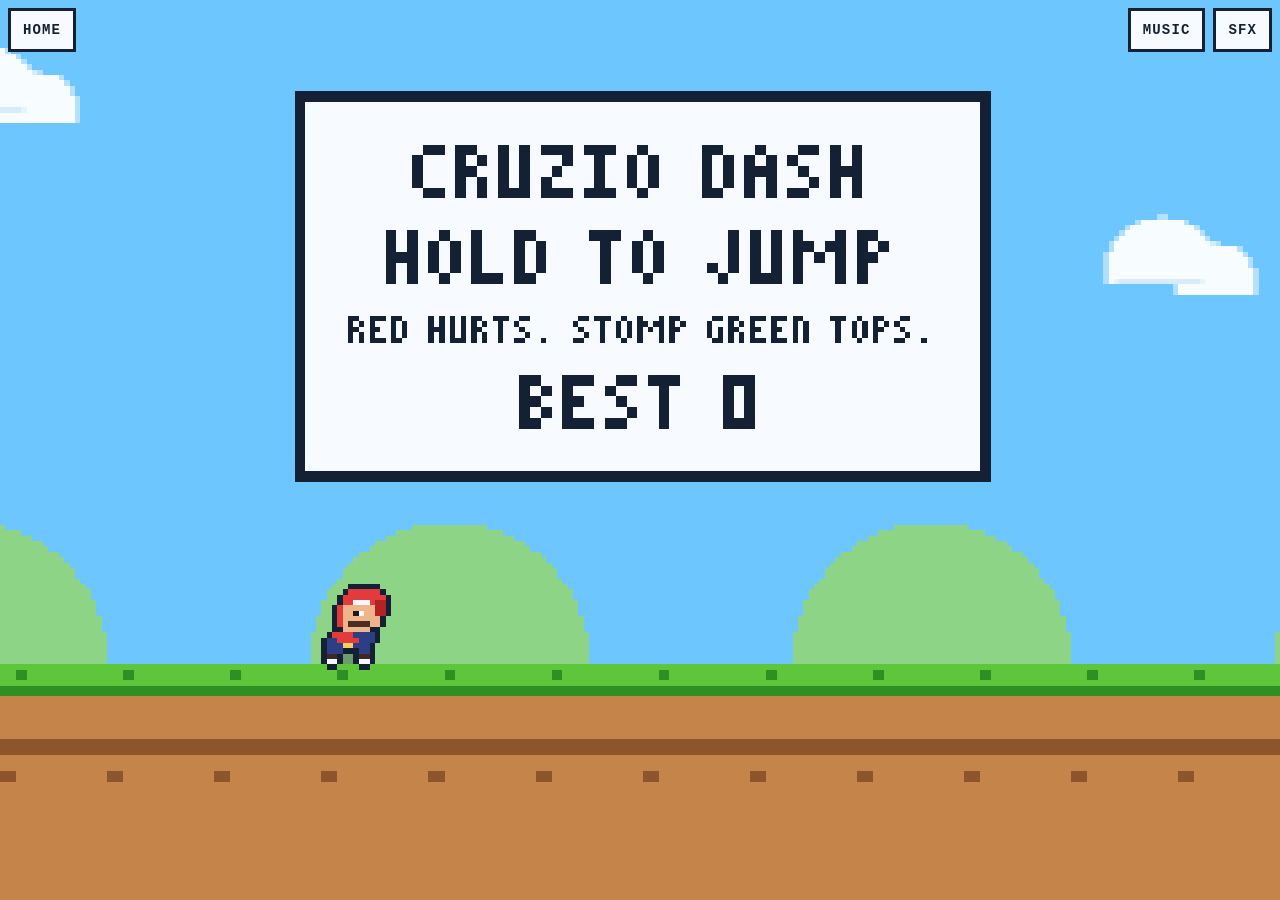
<file: game/index.html>
<!DOCTYPE html>
<html lang="en">
<head>
<meta charset="UTF-8" />
<!--
  viewport-fit=cover uses the full phone screen.
  maximum-scale=1 and user-scalable=no stop pinch and double-tap zoom.
  The same rules live in style.css (touch-action, user-select) as a backup,
  because some phones ignore the scale lock.
-->
<meta name="viewport" content="width=device-width, initial-scale=1, minimum-scale=1, maximum-scale=1, user-scalable=no, viewport-fit=cover" />
<meta name="description" content="Cruzio Dash — a tiny 8-bit runner. Tap for a short hop, hold for a high jump." />
<meta name="theme-color" content="#6ec6ff" />
<meta name="mobile-web-app-capable" content="yes" />
<meta name="apple-mobile-web-app-capable" content="yes" />
<meta name="apple-mobile-web-app-status-bar-style" content="black-translucent" />
<title>Cruzio Dash</title>
<link rel="icon" href="../favicon.svg" type="image/svg+xml" />
<link rel="stylesheet" href="style.css" />
</head>
<body>
<canvas id="game" width="320" height="180" aria-label="Cruzio Dash. Tap for a short hop. Hold for a higher jump."></canvas>
<a id="home" href="../">Home</a>
<div id="soundbar">
  <button id="music" type="button" aria-pressed="true">Music</button>
  <button id="mute" type="button">Sfx</button>
</div>
<script src="game.js"></script>
</body>
</html>
</file>
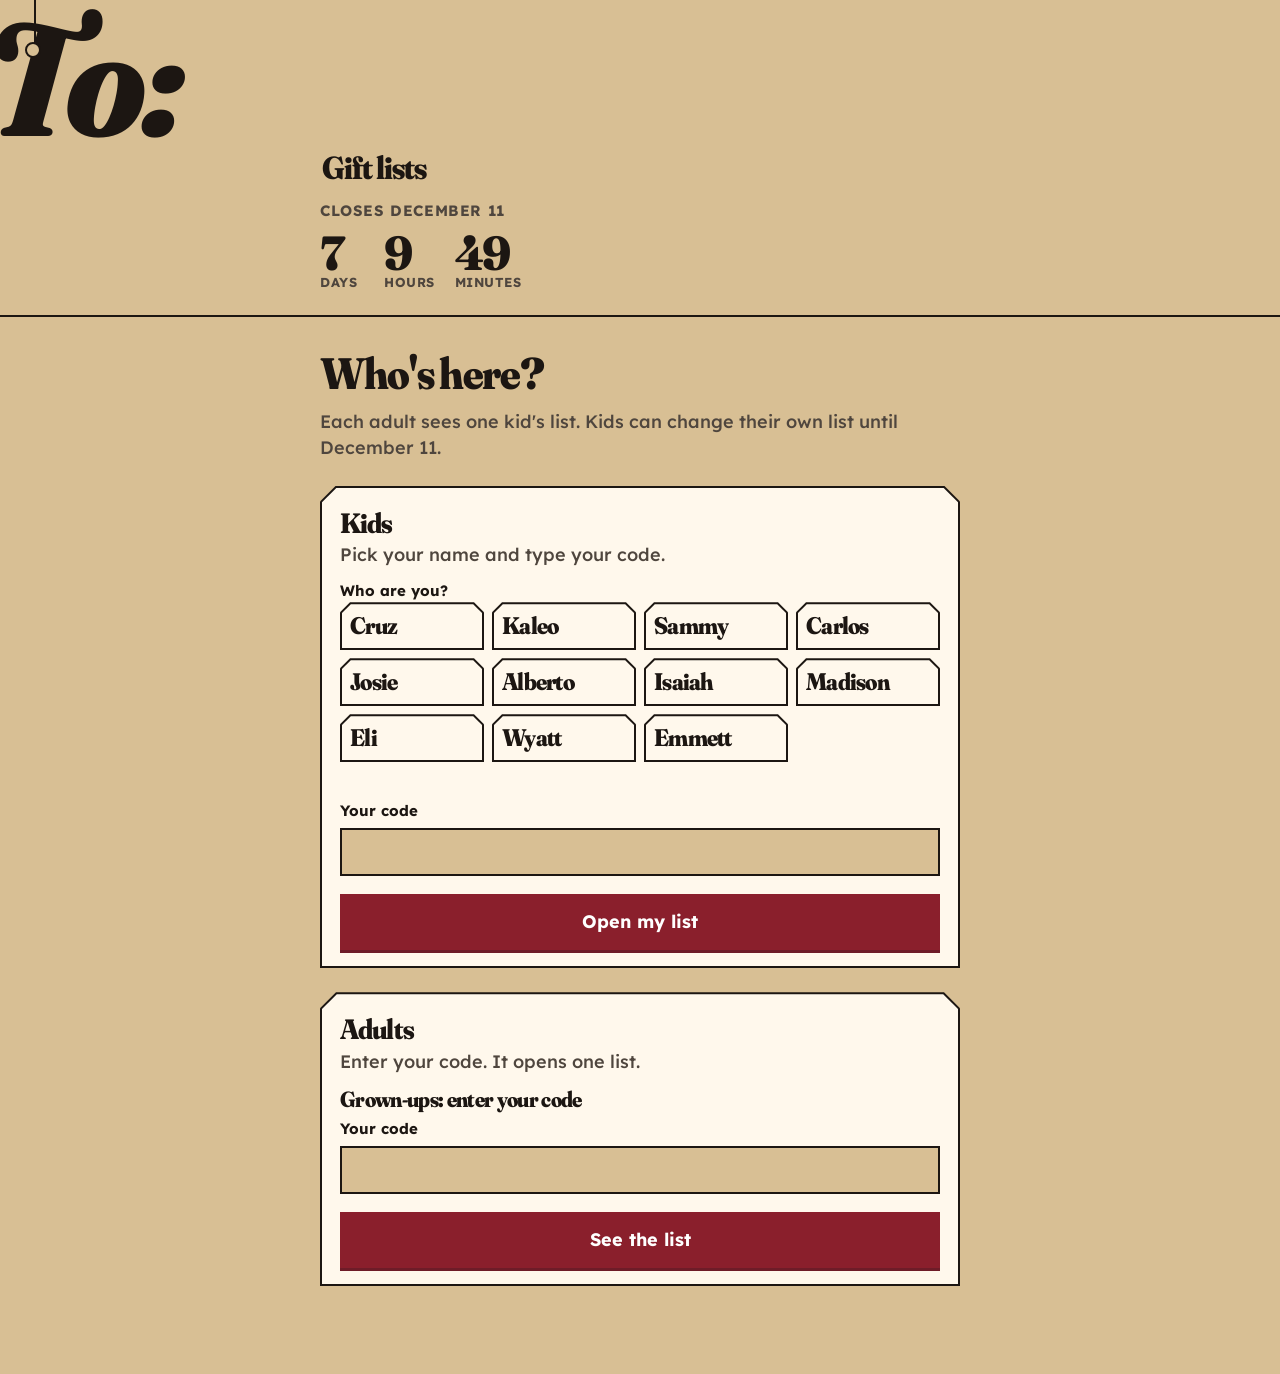
<file: gifts/index.html>
<!DOCTYPE html>
<html lang="en">
<head>
<meta charset="UTF-8" />
<meta name="viewport" content="width=device-width, initial-scale=1" />
<title>Gift lists — Cruz</title>
<meta name="description" content="Family gift lists. Adults can look. Each kid can change their own list until December 11." />
<meta name="theme-color" content="#d8bf94" />
<link rel="icon" type="image/svg+xml" href="../favicon.svg" />
<link rel="preload" href="fonts/fraunces-800.woff2" as="font" type="font/woff2" crossorigin />
<link rel="preload" href="fonts/fraunces-800i.woff2" as="font" type="font/woff2" crossorigin />
<link rel="preload" href="fonts/lexend-500.woff2" as="font" type="font/woff2" crossorigin />
<link rel="preload" href="fonts/lexend-700.woff2" as="font" type="font/woff2" crossorigin />
<link rel="stylesheet" href="style.css" />
</head>
<body data-view="signin" data-configured="false" data-demo="false">
<a class="gifts-skip" href="#gifts-main">Skip to content</a>
<header class="gifts-top">
  <div class="gifts-top__inner">
    <div class="gifts-top__bar">
      <a class="gifts-brand" href="#/">Gift lists</a>
      <div class="gifts-top__tools">
        <button type="button" class="gifts-signout" id="gifts-signout" hidden>Sign out</button>
      </div>
    </div>
    <p class="gifts-countdown" id="gifts-countdown"></p>
    <p class="gifts-locknote" id="gifts-locknote" hidden>Lists locked Dec 11</p>
  </div>
</header>
<div class="gifts-demo" id="gifts-demo" hidden></div>
<p class="gifts-status" id="gifts-status" role="status" aria-live="polite" aria-atomic="true"></p>
<main id="gifts-main" class="gifts-main" tabindex="-1"></main>
<noscript><p class="gifts-noscript">Turn on JavaScript to use the gift lists.</p></noscript>
<script src="config.js"></script>
<script src="app.js"></script>
</body>
</html>
</file>
<file: game/style.css>
/*
  Cruzio Dash — page shell.

  The game canvas fills the whole screen, portrait or landscape.
  The browser is not allowed to scroll, zoom, or select text,
  so a tap always jumps instead of moving the page.
*/

:root {
  --sky: #6ec6ff;
  /* Used by game.js to keep the score clear of a phone notch. */
  --sat: env(safe-area-inset-top);
  --sar: env(safe-area-inset-right);
  --sal: env(safe-area-inset-left);
  --sab: env(safe-area-inset-bottom);
}

* {
  box-sizing: border-box;
  margin: 0;
  padding: 0;
  -webkit-tap-highlight-color: transparent;
}

html,
body {
  /* Lock the page to the visible screen. No rubber-band scroll. */
  position: fixed;
  inset: 0;
  width: 100%;
  height: 100%;
  overflow: hidden;
  background: var(--sky);
  color: #142033;
  /* "none" turns off pinch-zoom, pan, and double-tap zoom. */
  touch-action: none;
  user-select: none;
  -webkit-user-select: none;
  -webkit-touch-callout: none;
  overscroll-behavior: none;
  text-size-adjust: 100%;
  -webkit-text-size-adjust: 100%;
}

#game {
  position: fixed;
  left: 0;
  top: 0;
  display: block;
  /* Width and height are set in game.js so they match the phone. */
  touch-action: none;
  cursor: pointer;
}

/* Home and the sound buttons sit on top of the canvas. Taps here do not jump. */
#home,
#soundbar {
  position: fixed;
  z-index: 2;
  top: max(8px, var(--sat));
}

#home {
  left: max(8px, var(--sal));
}

/* Music sits just to the left of Sfx. */
#soundbar {
  right: max(8px, var(--sar));
  display: flex;
  gap: 8px;
}

#home,
#music,
#mute {
  min-height: 44px;
  min-width: 44px;
  display: flex;
  align-items: center;
  justify-content: center;
  padding: 8px 12px;
  border: 3px solid #142033;
  background: #f7fbff;
  color: #142033;
  font-family: "Courier New", Courier, monospace;
  font-weight: 700;
  font-size: 14px;
  letter-spacing: 0.08em;
  text-transform: uppercase;
  text-decoration: none;
  touch-action: manipulation;
  cursor: pointer;
}

#home:focus-visible,
#music:focus-visible,
#mute:focus-visible {
  outline: 3px solid #142033;
  outline-offset: 2px;
}
</file>
<file: gifts/style.css>
/* Gift lists — "The Tag"
   Hooks: gifts/HOOKS.md. Fonts: gifts/fonts/LICENSES.md.
   Logic stays in app.js / config.js. */

/* ---------- Fonts (self-hosted, subset) -------------------------------- */
@font-face {
  font-family: "Fraunces";
  src: url("fonts/fraunces-800.woff2") format("woff2");
  font-weight: 800;
  font-style: normal;
  font-display: swap;
}
@font-face {
  font-family: "Fraunces";
  src: url("fonts/fraunces-800i.woff2") format("woff2");
  font-weight: 800;
  font-style: italic;
  font-display: swap;
}
@font-face {
  font-family: "Lexend";
  src: url("fonts/lexend-500.woff2") format("woff2");
  font-weight: 500;
  font-style: normal;
  font-display: swap;
}
@font-face {
  font-family: "Lexend";
  src: url("fonts/lexend-700.woff2") format("woff2");
  font-weight: 700;
  font-style: normal;
  font-display: swap;
}

/* ---------- Tokens ----------------------------------------------------- */
:root {
  --paper: #d8bf94;
  --tag: #fff8ec;
  --ink: #1c1612;
  --ink-2: #4f463e;
  --hair: #d4c4a8;
  --well: #e8d7b8;
  --wax: #8a1f2c;
  --wax-deep: #6e1c28;
  --good: #1a4f34;
  --good-wash: #e3efe8;
  --bad: #8a2158;
  --bad-wash: #f6e4ec;
  --white: #ffffff;

  --font-display: "Fraunces", "Palatino Linotype", Palatino, "Times New Roman", serif;
  --font-body: "Lexend", system-ui, sans-serif;

  --s1: 4px; --s2: 8px; --s3: 12px; --s4: 16px;
  --s5: 24px; --s6: 32px; --s7: 48px; --s8: 64px;

  --b: 2px;
  --cut: 12px;
  --cut-in: calc(var(--cut) - var(--b) * 0.5858);
  --tap: 48px;
  --page: 1120px;
  --measure: 40rem;

  --fs-body: 18px;
  --fs-item: 20px;
  --fs-h1: 32px;
  --fs-kid: 36px;
  --fs-to: 100px;
  --fs-brand: 28px;
  --fs-num: 36px;
  --fs-label: 15px;

  --focus: 3px solid var(--wax);
  --focus-off: 3px;

  --hole-x: 26px;
  --hole-y: 22px;
  --hole-r: 6px;
  --hole-ring: 2px;
  --face: var(--tag);
  --face-inset-left: var(--b);
}

@media (min-width: 900px) {
  :root {
    --fs-item: 22px;
    --fs-h1: 44px;
    --fs-kid: 48px;
    --fs-to: 160px;
    --fs-brand: 32px;
    --fs-num: 48px;
    --cut: 16px;
  }
}

/* ---------- Reset / base ---------------------------------------------- */
*, *::before, *::after { box-sizing: border-box; }
html { font-size: 100%; -webkit-text-size-adjust: 100%; }
body {
  margin: 0;
  background: var(--paper);
  color: var(--ink);
  font-family: var(--font-body);
  font-weight: 500;
  font-size: var(--fs-body);
  line-height: 1.45;
  min-height: 100vh;
}
[hidden] { display: none !important; }
h1, h2, h3, p, ul, ol, figure, fieldset { margin: 0; }
ul, ol { padding: 0; list-style: none; }
fieldset { border: 0; padding: 0; min-width: 0; }
legend { padding: 0; }
button, input, textarea, select { font: inherit; color: inherit; }
button { cursor: pointer; }
a { color: inherit; }
img, svg { display: block; max-width: 100%; }

h1, h2, .gifts-brand, .gifts-kid__name, .gifts-title,
.gifts-countdown__num, .gifts-locknote, .gifts-kids .gifts-choice {
  font-family: var(--font-display);
  font-weight: 800;
  font-style: normal;
  letter-spacing: -0.03em;
  line-height: 1.1;
}
.gifts-title { font-size: var(--fs-h1); text-wrap: balance; margin: 0 0 var(--s3); }
.gifts-lead, .gifts-lede, .gifts-setup, .gifts-loading { margin: 0 0 var(--s5); max-width: var(--measure); }
.gifts-setup, .gifts-lead, .gifts-lede, .gifts-loading, .gifts-kid__count { color: var(--ink-2); }

/* ---------- Skip + focus ---------------------------------------------- */
.gifts-skip {
  position: absolute;
  left: var(--s4);
  top: -40rem;
  z-index: 10;
  background: var(--wax);
  color: var(--white);
  padding: 8px 16px;
  min-height: var(--tap);
  display: inline-flex;
  align-items: center;
  font-weight: 700;
  text-decoration: none;
}
.gifts-skip:focus { top: var(--s4); }

:focus { outline: none; }
:focus-visible {
  outline: var(--focus);
  outline-offset: var(--focus-off);
}

/* ---------- Tag silhouette --------------------------------------------
   45° clips on the two top corners. The 2px ink rule follows the clip
   (ink layer + inset face). The host is not clipped, so focus rings
   stay visible. Holes are punched with a mask so kraft shows through. */
.gifts-item,
.gifts-form,
.gifts-gate,
.gifts-choice {
  position: relative;
  isolation: isolate;
  background: transparent;
  border: 0;
}
.gifts-item::before,
.gifts-item::after,
.gifts-form::before,
.gifts-form::after,
.gifts-gate::before,
.gifts-gate::after,
.gifts-choice::before,
.gifts-choice::after {
  content: "";
  position: absolute;
  pointer-events: none;
  z-index: -1;
}
.gifts-item::before,
.gifts-form::before,
.gifts-gate::before,
.gifts-choice::before {
  inset: 0;
  background: var(--ink);
  clip-path: polygon(
    var(--cut) 0,
    calc(100% - var(--cut)) 0,
    100% var(--cut),
    100% 100%,
    0 100%,
    0 var(--cut)
  );
}
.gifts-item::after,
.gifts-form::after,
.gifts-gate::after,
.gifts-choice::after {
  inset: var(--b) var(--b) var(--b) var(--face-inset-left);
  background: var(--face);
  clip-path: polygon(
    var(--cut-in) 0,
    calc(100% - var(--cut-in)) 0,
    100% var(--cut-in),
    100% 100%,
    0 100%,
    0 var(--cut-in)
  );
}

/* Punch a hole through both layers on items and the add form only.
   Choice chips stay solid — too many, too small for a hole. */
.gifts-item::before,
.gifts-form::before {
  -webkit-mask: radial-gradient(
    circle var(--hole-r) at var(--hole-x) var(--hole-y),
    transparent var(--hole-r),
    #000 calc(var(--hole-r) + 0.6px)
  );
  mask: radial-gradient(
    circle var(--hole-r) at var(--hole-x) var(--hole-y),
    transparent var(--hole-r),
    #000 calc(var(--hole-r) + 0.6px)
  );
}
.gifts-item::after,
.gifts-form::after {
  -webkit-mask: radial-gradient(
    circle calc(var(--hole-r) + var(--hole-ring))
      at calc(var(--hole-x) - var(--face-inset-left)) calc(var(--hole-y) - var(--b)),
    transparent calc(var(--hole-r) + var(--hole-ring)),
    #000 calc(var(--hole-r) + var(--hole-ring) + 0.6px)
  );
  mask: radial-gradient(
    circle calc(var(--hole-r) + var(--hole-ring))
      at calc(var(--hole-x) - var(--face-inset-left)) calc(var(--hole-y) - var(--b)),
    transparent calc(var(--hole-r) + var(--hole-ring)),
    #000 calc(var(--hole-r) + var(--hole-ring) + 0.6px)
  );
}

.gifts-item[data-priority="high"] { --face-inset-left: 6px; }
.gifts-form {
  --hole-x: 50%;
  --hole-y: 22px;
  --hole-r: 8px;
  --face: var(--tag);
}

/* ---------- Layout columns -------------------------------------------- */
.gifts-top__inner,
.gifts-demo,
.gifts-status,
.gifts-main,
.gifts-noscript {
  width: min(100% - 32px, var(--page));
  margin-inline: auto;
}
body[data-view="signin"] .gifts-top__inner,
body[data-view="signin"] .gifts-main,
body[data-view="signin"] .gifts-demo,
body[data-view="signin"] .gifts-status,
body[data-view="mine"] .gifts-top__inner,
body[data-view="mine"] .gifts-main,
body[data-view="mine"] .gifts-demo,
body[data-view="mine"] .gifts-status,
body[data-view="edit"] .gifts-top__inner,
body[data-view="edit"] .gifts-main,
body[data-view="edit"] .gifts-demo,
body[data-view="edit"] .gifts-status,
body[data-view="one"] .gifts-top__inner,
body[data-view="one"] .gifts-main,
body[data-view="one"] .gifts-demo,
body[data-view="one"] .gifts-status {
  width: min(100% - 32px, var(--measure));
}

/* ---------- Header / masthead -----------------------------------------
   "To:" is decorative CSS on the header (no extra markup). The T crossbar
   and colon stay intact; we crop from the left. The string runs down into
   the T's top-left so the letter is what hangs. */
.gifts-top {
  position: relative;
  border-bottom: var(--b) solid var(--ink);
  background: var(--paper);
  overflow-x: clip;
  padding-top: 5.75rem;
}
@media (min-width: 900px) {
  .gifts-top { padding-top: 9rem; }
}
.gifts-top__inner::before {
  content: "To:" / "";
  position: absolute;
  /* Same origin as the string/hole on .gifts-top, not the centered column,
     so the T bleeds off the left edge and the string lands in its top-left
     at every width (375, 768, 1024, 1280). */
  left: calc((100% - 100vw) / 2 - 0.08em);
  top: calc(-5.75rem + 8px);
  font-family: var(--font-display);
  font-style: italic;
  font-weight: 800;
  font-size: var(--fs-to);
  line-height: 0.84;
  letter-spacing: -0.04em;
  color: var(--ink);
  white-space: nowrap;
  pointer-events: none;
}
@media (min-width: 900px) {
  .gifts-top__inner::before { left: calc((100% - 100vw) / 2 - 0.1em); top: calc(-9rem + 12px); }
}
.gifts-top::before {
  content: "";
  position: absolute;
  left: 22px;
  top: 0;
  width: 2px;
  height: 34px;
  background: var(--ink);
  pointer-events: none;
}
.gifts-top::after {
  content: "";
  position: absolute;
  left: 15px;
  top: 28px;
  width: 14px;
  height: 14px;
  border: 2px solid var(--ink);
  border-radius: 50%;
  background: var(--paper);
  pointer-events: none;
}
@media (min-width: 900px) {
  .gifts-top::before { left: 34px; height: 52px; }
  .gifts-top::after { left: 25px; top: 42px; width: 16px; height: 16px; }
}

.gifts-top__inner { position: relative; padding: 0 0 var(--s4); }
@media (min-width: 900px) {
  .gifts-top__inner { padding-bottom: var(--s5); }
}
.gifts-top__bar {
  display: flex;
  flex-wrap: wrap;
  align-items: center;
  gap: var(--s3);
}
.gifts-brand {
  display: inline-flex;
  align-items: center;
  min-height: var(--tap);
  font-size: var(--fs-brand);
  text-decoration: none;
  color: var(--ink);
  padding: 4px 2px;
}
.gifts-brand:hover { text-decoration: underline; text-underline-offset: 4px; }

.gifts-top__tools {
  margin-left: auto;
  display: flex;
  align-items: center;
  gap: var(--s2);
}

/* Countdown — typographic, not a widget. Keep the app's "Closes December 11". */
.gifts-countdown {
  display: flex;
  flex-wrap: wrap;
  align-items: baseline;
  gap: 8px 20px;
  min-height: var(--tap);
  margin: var(--s2) 0 0;
}
.gifts-countdown__label {
  flex: 1 0 100%;
  font-family: var(--font-body);
  font-weight: 700;
  font-size: var(--fs-label);
  letter-spacing: 0.04em;
  text-transform: uppercase;
  color: var(--ink-2);
}
.gifts-countdown__chunk {
  display: flex;
  flex-direction: column;
  align-items: flex-start;
  color: var(--ink-2);
  font-size: 13px;
  font-weight: 700;
  letter-spacing: 0.04em;
  text-transform: uppercase;
  line-height: 1.2;
  min-width: 2.75rem;
}
.gifts-countdown__num {
  font-size: var(--fs-num);
  line-height: 0.95;
  letter-spacing: -0.04em;
  color: var(--ink);
  text-transform: none;
  font-weight: 800;
}
.gifts-countdown__unit { margin-top: 0; }

/* Lock stamp — replaces the countdown when .is-locked */
.gifts-locknote {
  display: inline-flex;
  align-items: center;
  justify-content: center;
  margin: var(--s3) 0 0;
  padding: 10px 14px 8px;
  border: 3px solid var(--ink);
  box-shadow: inset 0 0 0 1px var(--ink);
  background: var(--tag);
  color: var(--ink);
  font-family: var(--font-display);
  font-style: italic;
  font-weight: 800;
  font-size: 22px;
  letter-spacing: 0.04em;
  text-transform: uppercase;
  line-height: 1.1;
  text-align: center;
  min-height: var(--tap);
  transform: rotate(-1.75deg);
  transform-origin: left center;
}

/* ---------- Sample banner (quiet, never the primary) ------------------ */
.gifts-demo {
  display: flex;
  flex-wrap: wrap;
  align-items: center;
  gap: 8px 12px;
  padding: 12px 0;
  border-bottom: var(--b) solid var(--ink);
  color: var(--ink-2);
  font-size: 16px;
}
.gifts-demo__text { flex: 1 1 16rem; margin: 0; color: var(--ink-2); }

/* ---------- Status ---------------------------------------------------- */
.gifts-status { margin: var(--s4) auto 0; min-height: 0; padding: 0; }
.gifts-status:empty { display: none; }
.gifts-status:not(:empty) {
  display: flex;
  align-items: flex-start;
  gap: var(--s3);
  padding: 12px 14px;
  border: var(--b) solid var(--ink);
  background: var(--well);
  font-weight: 700;
  color: var(--ink);
}
.gifts-status.is-saving:not(:empty) { background: var(--well); color: var(--ink); }
.gifts-status.is-error:not(:empty) {
  background: var(--bad-wash);
  border-color: var(--bad);
  color: var(--bad);
}
.gifts-status.is-error:not(:empty)::before {
  content: "!";
  flex: none;
  display: inline-flex;
  align-items: center;
  justify-content: center;
  width: 28px;
  height: 28px;
  border: 2px solid currentColor;
  font-family: var(--font-display);
  font-weight: 800;
  font-size: 18px;
  line-height: 1;
}

/* ---------- Main ------------------------------------------------------ */
.gifts-main { padding: var(--s5) 0 var(--s8); }
@media (min-width: 900px) {
  .gifts-main { padding-top: var(--s6); }
}

/* ---------- Buttons --------------------------------------------------- */
.gifts-add,
.gifts-save,
.gifts-enter,
.gifts-demo-start {
  display: inline-flex;
  align-items: center;
  justify-content: center;
  gap: 10px;
  width: 100%;
  min-height: 56px;
  min-width: var(--tap);
  padding: 12px 22px;
  border: 0;
  background: var(--wax);
  color: var(--white);
  box-shadow: 0 3px 0 var(--wax-deep);
  font-family: var(--font-body);
  font-weight: 700;
  font-size: 18px;
  line-height: 1.2;
  text-align: center;
}
.gifts-add:hover,
.gifts-save:hover,
.gifts-enter:hover,
.gifts-demo-start:hover { background: var(--wax-deep); }
.gifts-add:active,
.gifts-save:active,
.gifts-enter:active,
.gifts-demo-start:active {
  box-shadow: none;
  transform: translateY(3px);
}
.gifts-add:disabled,
.gifts-save:disabled,
.gifts-enter:disabled,
.gifts-demo-start:disabled {
  opacity: 0.7;
  cursor: not-allowed;
  transform: none;
  box-shadow: 0 3px 0 var(--wax-deep);
}
.gifts-add::before {
  content: "+";
  font-family: var(--font-display);
  font-weight: 800;
  font-size: 1.35em;
  line-height: 1;
}
.gifts-add { font-size: 18px; margin: 0 0 var(--s4); }

.gifts-signout,
.gifts-preview-lock,
.gifts-leave-demo,
.gifts-cancel,
.gifts-item__edit,
.gifts-item__remove {
  display: inline-flex;
  align-items: center;
  justify-content: center;
  min-height: var(--tap);
  min-width: var(--tap);
  padding: 10px 16px;
  background: var(--tag);
  color: var(--ink);
  border: var(--b) solid var(--ink);
  font-weight: 700;
  font-size: 16px;
  text-decoration: none;
}
.gifts-signout:hover,
.gifts-preview-lock:hover,
.gifts-leave-demo:hover,
.gifts-cancel:hover,
.gifts-item__edit:hover { background: var(--well); }

.gifts-item__remove {
  background: transparent;
  border: 0;
  text-decoration: underline;
  text-underline-offset: 3px;
  min-width: var(--tap);
}
.gifts-item__remove:hover { color: var(--wax); background: transparent; }

/* Banner and sign-out stay quieter than a primary */
.gifts-signout,
.gifts-preview-lock,
.gifts-leave-demo {
  font-size: 15px;
  padding: 8px 12px;
}

/* ---------- Sign-in --------------------------------------------------- */
/* Each gate is its own tag (chamfer + 2px ink rule, no hole, so the
   heading stays short and the adult field stays closer to the fold). */
.gifts-gate {
  --face: var(--tag);
  margin: 0 0 var(--s5);
  padding: 18px 16px 16px;
}
.gifts-gate h2 {
  font-family: var(--font-display);
  font-weight: 800;
  font-size: 24px;
  letter-spacing: -0.03em;
  margin: 0 0 4px;
}
.gifts-gate .gifts-lead, .gifts-gate .gifts-lede { margin-bottom: var(--s3); }
/* Wax submit sits inside its gate tag. Keep it full-width of that tag
   so the two primaries stay visually attached to their own forms. */
.gifts-gate .gifts-enter { width: 100%; min-width: 0; margin-top: 2px; }

.gifts-kids {
  display: grid;
  grid-template-columns: repeat(2, minmax(0, 1fr));
  gap: var(--s2);
  margin: 0 0 var(--s4);
}
.gifts-kids legend {
  grid-column: 1 / -1;
}
.gifts-kids legend,
#gifts-priority legend,
.gifts-field label {
  font-family: var(--font-body);
  font-weight: 700;
  font-size: var(--fs-label);
  color: var(--ink);
  letter-spacing: 0;
  text-transform: none;
}

/* Compact chamfered name tags. Selected: wax ring + well fill + ink ✓,
   same language as the priority options. Focus ring stays the ink outline. */
.gifts-kids .gifts-choice {
  --face: var(--tag);
  --cut: 10px;
  --cut-in: calc(var(--cut) - var(--b) * 0.5858);
  --check-size: 0 0;
  --check-pos: right 8px center;
  --check-img: none;
  display: flex;
  align-items: center;
  width: 100%;
  min-width: 0;
  min-height: var(--tap);
  padding: 8px 28px 8px 10px;
  font-size: 22px;
  letter-spacing: -0.03em;
  line-height: 1;
  cursor: pointer;
  color: var(--ink);
}
.gifts-kids .gifts-choice::after {
  background-color: var(--face);
  background-repeat: no-repeat;
  background-size: var(--check-size);
  background-position: var(--check-pos);
  background-image: var(--check-img);
}
.gifts-kids .gifts-choice:hover { --face: var(--well); }
.gifts-kids .gifts-choice:has(input:checked) {
  --face: var(--well);
  --check-size: 14px 14px;
  --check-img: url("data:image/svg+xml,%3Csvg xmlns='http://www.w3.org/2000/svg' viewBox='0 0 16 16'%3E%3Cpath fill='none' stroke='%231c1612' stroke-width='2.2' stroke-linecap='square' stroke-linejoin='miter' d='M2.5 8.2 6.2 12 13.5 3.5'/%3E%3C/svg%3E");
}
.gifts-kids .gifts-choice:has(input:checked)::before { background: var(--wax); }
.gifts-kids .gifts-choice:has(input:focus-visible) {
  outline: var(--focus);
  outline-offset: var(--focus-off);
}
.gifts-kids .gifts-choice input,
#gifts-priority .gifts-choice input {
  position: absolute;
  opacity: 0;
  width: 1px;
  height: 1px;
  pointer-events: none;
}

.gifts-field { display: grid; gap: 6px; margin: 0 0 var(--s4); }
.gifts-field > h3 {
  margin: 0;
  font-family: var(--font-display);
  font-weight: 800;
  font-style: normal;
  letter-spacing: -0.03em;
  line-height: 1.15;
  font-size: var(--fs-item);
  color: var(--ink);
  text-decoration: none;
}
.gifts-field > label {
  display: flex;
  align-items: flex-end;
  min-height: 44px;
}
.gifts-field > h3 + label { min-height: 0; align-items: flex-start; }
.gifts-field input,
.gifts-form input[type="text"],
.gifts-form input[type="url"],
.gifts-form input[type="password"] {
  width: 100%;
  min-height: var(--tap);
  padding: 10px 12px;
  background: var(--paper);
  border: var(--b) solid var(--ink);
  border-radius: 0;
  font-size: 18px;
  line-height: 1.3;
}
.gifts-field input:hover,
.gifts-form input:hover { background: var(--tag); }
.gifts-field input:focus-visible,
.gifts-form input:focus-visible {
  outline: var(--focus);
  outline-offset: var(--focus-off);
  background: var(--tag);
}
.gifts-field input::placeholder { color: var(--ink-2); opacity: 1; }
.gifts-field input[aria-invalid="true"],
.gifts-form input[aria-invalid="true"],
.gifts-field [aria-invalid="true"] {
  border-color: var(--bad);
  box-shadow: inset 0 0 0 1px var(--bad);
  background: var(--bad-wash);
}

/* ---------- Adult lists ----------------------------------------------- */
.gifts-lists { display: grid; gap: var(--s5); }
.gifts-kid { min-width: 0; }
.gifts-kid__name {
  font-size: var(--fs-kid);
  min-width: 0;
  overflow-wrap: anywhere;
  margin: 0;
}
.gifts-kid__count {
  font-family: var(--font-body);
  font-weight: 700;
  font-size: var(--fs-label);
  letter-spacing: 0.04em;
  text-transform: uppercase;
  color: var(--ink-2);
  margin: 4px 0 var(--s3);
}

/* Kids with gifts: a name rule, then tags */
body[data-view="all"] .gifts-kid:not(:has(.gifts-empty)),
body[data-view="mine"] .gifts-kid,
body[data-view="one"] .gifts-kid {
  padding-bottom: var(--s4);
}
body[data-view="all"] .gifts-kid:not(:has(.gifts-empty)) .gifts-kid__name,
body[data-view="mine"] .gifts-kid__name,
body[data-view="one"] .gifts-kid__name {
  padding-bottom: var(--s2);
  border-bottom: var(--b) solid var(--ink);
}

/* Adult one-kid view: a calm sentence with the name in Fraunces, then the
   reused h2 as the large "To:" address line. No wax primary in this view. */
.gifts-one__title {
  margin: 0 0 var(--s3);
  font-family: var(--font-body);
  font-weight: 700;
  font-style: normal;
  font-size: 18px;
  letter-spacing: 0;
  line-height: 1.35;
  color: var(--ink);
  text-wrap: pretty;
}
.gifts-one__name {
  font-family: var(--font-display);
  font-weight: 800;
  font-size: 1.25em;
  letter-spacing: -0.03em;
  line-height: 1;
  color: var(--ink);
}
body[data-view="one"] .gifts-kid__name {
  font-size: 56px;
  line-height: 0.9;
  letter-spacing: -0.04em;
  margin: 0;
}
@media (min-width: 900px) {
  body[data-view="one"] .gifts-kid__name { font-size: 80px; }
}
body[data-view="one"] .gifts-kid__count {
  margin: 4px 0 var(--s4);
}
body[data-view="one"] .gifts-add,
body[data-view="one"] .gifts-item__actions { display: none; }

/* Empty kids on the adult overview: one compact row so ~11 names scan fast */
body[data-view="all"] .gifts-kid:has(.gifts-empty) {
  display: grid;
  grid-template-columns: 1fr auto;
  align-items: baseline;
  gap: 8px 12px;
  padding: 10px 0;
  margin: 0;
  border-bottom: var(--b) solid var(--ink);
}
body[data-view="all"] .gifts-kid:has(.gifts-empty) .gifts-kid__name { font-size: 24px; }
body[data-view="all"] .gifts-kid:has(.gifts-empty) .gifts-kid__count { margin: 0; }
body[data-view="all"] .gifts-kid:has(.gifts-empty) .gifts-items,
body[data-view="all"] .gifts-kid:has(.gifts-empty) .gifts-empty { display: none; }

.gifts-empty {
  margin: 0 0 var(--s4);
  padding: var(--s4);
  border: var(--b) dashed var(--ink);
  background: var(--tag);
  color: var(--ink-2);
}
body[data-view="mine"] .gifts-empty,
body[data-view="one"] .gifts-empty { margin-top: var(--s2); }

.gifts-items { display: grid; gap: var(--s2); }

/* ---------- Item tags ------------------------------------------------- */
.gifts-item {
  --face: var(--tag);
  display: grid;
  gap: 4px;
  padding: 14px 14px 14px 42px;
  min-width: 0;
}
.gifts-item[data-priority="high"] { padding-left: 44px; }

.gifts-item__priority {
  display: flex;
  align-items: center;
  gap: 8px;
  order: -1;
  font-weight: 700;
  font-size: 14px;
  color: var(--ink);
  letter-spacing: 0.01em;
  text-transform: none;
}
/* 3 / 2 / 1 bars. Empty bars: hair fill + 1.5px ink outline so they read at 375. */
.gifts-item__priority::before {
  content: "";
  flex: none;
  width: 27px;
  height: 14px;
  background-repeat: no-repeat;
  background-size: 4px 11px, 7px 14px, 4px 11px, 7px 14px, 4px 11px, 7px 14px;
  background-position: 1.5px 1.5px, 0 0, 11.5px 1.5px, 10px 0, 21.5px 1.5px, 20px 0;
}
.gifts-item[data-priority="high"] .gifts-item__priority::before {
  background-image:
    linear-gradient(var(--ink), var(--ink)), linear-gradient(var(--ink), var(--ink)),
    linear-gradient(var(--ink), var(--ink)), linear-gradient(var(--ink), var(--ink)),
    linear-gradient(var(--ink), var(--ink)), linear-gradient(var(--ink), var(--ink));
}
.gifts-item[data-priority="med"] .gifts-item__priority::before {
  background-image:
    linear-gradient(var(--ink), var(--ink)), linear-gradient(var(--ink), var(--ink)),
    linear-gradient(var(--ink), var(--ink)), linear-gradient(var(--ink), var(--ink)),
    linear-gradient(var(--hair), var(--hair)), linear-gradient(var(--ink), var(--ink));
}
.gifts-item[data-priority="low"] .gifts-item__priority::before {
  background-image:
    linear-gradient(var(--ink), var(--ink)), linear-gradient(var(--ink), var(--ink)),
    linear-gradient(var(--hair), var(--hair)), linear-gradient(var(--ink), var(--ink)),
    linear-gradient(var(--hair), var(--hair)), linear-gradient(var(--ink), var(--ink));
}

.gifts-item__name {
  font-weight: 700;
  font-size: var(--fs-item);
  line-height: 1.25;
  overflow-wrap: anywhere;
}
.gifts-item__note {
  color: var(--ink-2);
  font-size: 16px;
  overflow-wrap: anywhere;
}
.gifts-item__link {
  display: inline-flex;
  align-items: center;
  min-height: var(--tap);
  min-width: var(--tap);
  padding: 4px 0;
  color: var(--ink);
  font-weight: 700;
  font-size: 16px;
  text-underline-offset: 3px;
  overflow-wrap: anywhere;
}
.gifts-item__link:hover { color: var(--wax); }
.gifts-item__actions {
  display: flex;
  flex-wrap: wrap;
  gap: var(--s2);
  margin-top: 4px;
}

/* ---------- Edit form ------------------------------------------------- */
.gifts-form {
  display: grid;
  gap: var(--s4);
  max-width: 36rem;
  margin: 0 auto;
  padding: 48px 20px 24px;
}
@media (min-width: 900px) {
  .gifts-form { padding: 56px 32px 32px; }
}
.gifts-form .gifts-title { margin-top: 0; }
.gifts-form .gifts-field { margin: 0; }
.gifts-form__actions {
  display: flex;
  flex-wrap: wrap;
  gap: var(--s3);
  align-items: center;
}
.gifts-form__actions .gifts-save { flex: 1 1 12rem; width: auto; }
.gifts-form__actions .gifts-cancel { flex: 0 1 auto; }

#gifts-priority {
  display: grid;
  gap: var(--s2);
  margin: 0;
}
#gifts-priority legend {
  display: flex;
  align-items: flex-end;
  min-height: 44px;
  margin-bottom: 6px;
}
#gifts-priority .gifts-choice {
  --face: var(--tag);
  --bar-1: var(--ink);
  --bar-2: var(--hair);
  --bar-3: var(--hair);
  --check-size: 0 0;
  --check-pos: right 12px center;
  --check-img: none;
  display: flex;
  align-items: center;
  min-height: var(--tap);
  padding: 14px 40px 10px 52px;
  font-family: var(--font-body);
  font-weight: 700;
  font-size: 16px;
  letter-spacing: 0;
  cursor: pointer;
  color: var(--ink);
}
/* Bars live on the cream face so the silhouette does not cover them.
   Nudged 4px right and 4px down from the tight corner so they clear the cut. */
#gifts-priority .gifts-choice::after {
  background-color: var(--face);
  background-repeat: no-repeat;
  background-size: var(--check-size), 4px 11px, 7px 14px, 4px 11px, 7px 14px, 4px 11px, 7px 14px;
  background-position: var(--check-pos), 17.5px calc(50% - 1.5px), 16px calc(50% - 3px), 27.5px calc(50% - 1.5px), 26px calc(50% - 3px), 37.5px calc(50% - 1.5px), 36px calc(50% - 3px);
  background-image:
    var(--check-img),
    linear-gradient(var(--bar-1), var(--bar-1)), linear-gradient(var(--ink), var(--ink)),
    linear-gradient(var(--bar-2), var(--bar-2)), linear-gradient(var(--ink), var(--ink)),
    linear-gradient(var(--bar-3), var(--bar-3)), linear-gradient(var(--ink), var(--ink));
}
#gifts-priority .gifts-choice:has([value="high"]) { --bar-1: var(--ink); --bar-2: var(--ink); --bar-3: var(--ink); }
#gifts-priority .gifts-choice:has([value="med"]) { --bar-1: var(--ink); --bar-2: var(--ink); --bar-3: var(--hair); }
#gifts-priority .gifts-choice:has([value="low"]) { --bar-1: var(--ink); --bar-2: var(--hair); --bar-3: var(--hair); }
#gifts-priority .gifts-choice:hover { --face: var(--well); }
/* Selected: 2px wax ring (the silhouette stroke) + well fill + ink check,
   so it reads without colour. Focus stays a 3px outer wax ring with offset. */
#gifts-priority .gifts-choice:has(input:checked) {
  --face: var(--well);
  --check-size: 14px 14px;
  --check-img: url("data:image/svg+xml,%3Csvg xmlns='http://www.w3.org/2000/svg' viewBox='0 0 16 16'%3E%3Cpath fill='none' stroke='%231c1612' stroke-width='2.2' stroke-linecap='square' stroke-linejoin='miter' d='M2.5 8.2 6.2 12 13.5 3.5'/%3E%3C/svg%3E");
}
#gifts-priority .gifts-choice:has(input:checked)::before { background: var(--wax); }
#gifts-priority .gifts-choice:has(input:focus-visible) {
  outline: var(--focus);
  outline-offset: var(--focus-off);
}

/* ---------- Desktop --------------------------------------------------- */
@media (min-width: 900px) {
  .gifts-top__inner,
  .gifts-demo,
  .gifts-status,
  .gifts-main,
  .gifts-noscript { width: min(100% - 64px, var(--page)); }

  body[data-view="signin"] .gifts-top__inner,
  body[data-view="signin"] .gifts-main,
  body[data-view="signin"] .gifts-demo,
  body[data-view="signin"] .gifts-status,
  body[data-view="mine"] .gifts-top__inner,
  body[data-view="mine"] .gifts-main,
  body[data-view="mine"] .gifts-demo,
  body[data-view="mine"] .gifts-status,
  body[data-view="edit"] .gifts-top__inner,
  body[data-view="edit"] .gifts-main,
  body[data-view="edit"] .gifts-demo,
  body[data-view="edit"] .gifts-status,
  body[data-view="one"] .gifts-top__inner,
  body[data-view="one"] .gifts-main,
  body[data-view="one"] .gifts-demo,
  body[data-view="one"] .gifts-status {
    width: min(100% - 64px, var(--measure));
  }

  .gifts-lists {
    display: grid;
    grid-template-columns: repeat(3, minmax(0, 1fr));
    gap: var(--s5);
    align-items: start;
  }
  .gifts-lists > .gifts-title,
  .gifts-lists > .gifts-lead,
  .gifts-lists > .gifts-lede { grid-column: 1 / -1; order: 0; }
  /* Filled kids first, then empty kids as one compact run. Visual only at
     this breakpoint: DOM/SR order stays the family order from config.
     Empty sections have no focusable controls, so tab order still matches
     the visual sequence of item tags. */
  body[data-view="all"] .gifts-lists > .gifts-kid:not(:has(.gifts-empty)) { order: 1; }
  body[data-view="all"] .gifts-lists > .gifts-kid:has(.gifts-empty) { order: 2; }
  /* Start the compact run on a new row so a leftover filled kid does not
     share a row with empty names (and leave a hole). First empty in DOM
     is also first visually among empties. */
  body[data-view="all"] .gifts-lists > .gifts-kid:has(.gifts-empty):nth-child(1 of .gifts-kid:has(.gifts-empty)) {
    grid-column-start: 1;
  }

  .gifts-add { width: auto; min-width: 16rem; }
  .gifts-kids { grid-template-columns: repeat(4, minmax(0, 1fr)); }
  .gifts-kids .gifts-choice { font-size: 24px; }
  .gifts-gate { padding: 22px 20px 18px; }
  .gifts-gate h2 { font-size: 28px; }
}

@media (min-width: 900px) and (min-width: 900px) {
  .gifts-enter { width: auto; min-width: 14rem; }
}

/* ---------- A11y helpers ---------------------------------------------- */
.gifts-sr {
  position: absolute;
  width: 1px;
  height: 1px;
  padding: 0;
  margin: -1px;
  overflow: hidden;
  clip: rect(0, 0, 0, 0);
  white-space: nowrap;
  border: 0;
}
.gifts-noscript { padding: 16px 0 32px; }

@media (prefers-reduced-motion: reduce) {
  *, *::before, *::after {
    animation: none !important;
    transition: none !important;
    scroll-behavior: auto !important;
  }
  .gifts-add:active,
  .gifts-save:active,
  .gifts-enter:active,
  .gifts-demo-start:active { transform: none; }
  .gifts-locknote { transform: none; }
}
</file>
